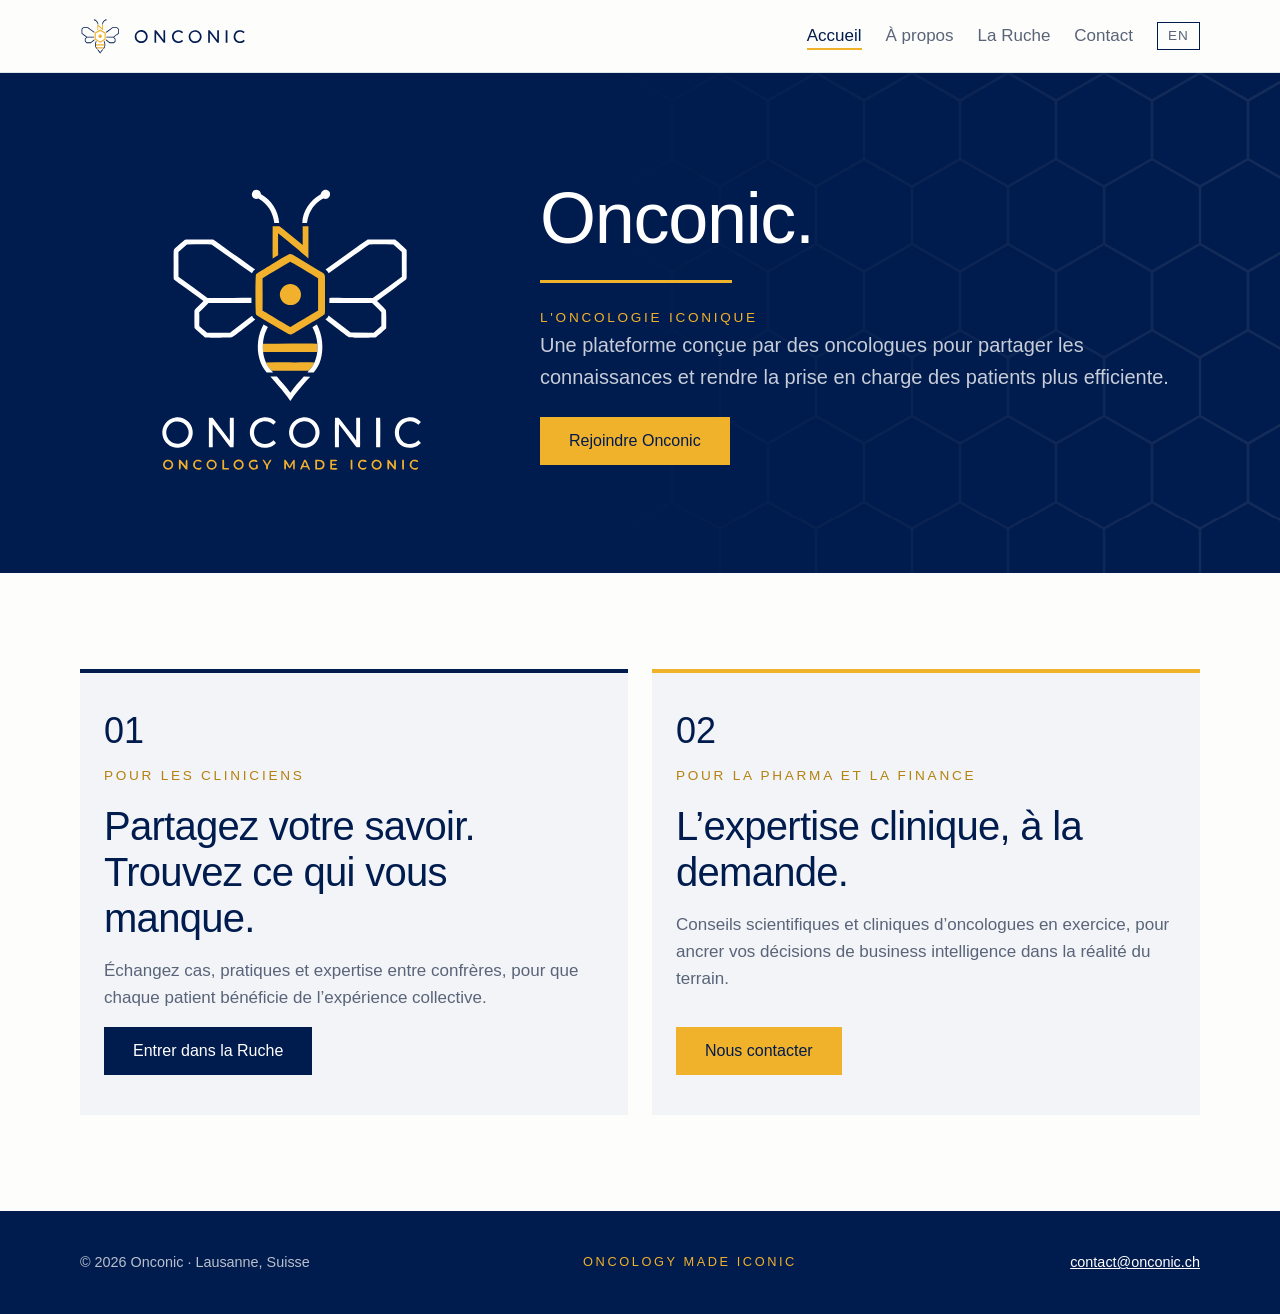
<file: fr/index.html>
<!doctype html>
<html lang="fr">
<head>
  <meta charset="utf-8">
  <meta name="viewport" content="width=device-width, initial-scale=1">
  <meta http-equiv="Content-Security-Policy" content="default-src 'self'; script-src 'self' https://cdn.jsdelivr.net; connect-src 'self' https://*.supabase.co; img-src 'self' data:; style-src 'self'; base-uri 'self'; form-action 'self'">
  <meta name="referrer" content="strict-origin-when-cross-origin">
  <title>Onconic · L'oncologie iconique</title>
  <meta name="description" content="Une plateforme conçue par des oncologues pour partager les connaissances et rendre la prise en charge des patients plus efficiente.">
  <link rel="alternate" hreflang="en" href="https://onconic.ch/">
  <link rel="icon" href="/assets/img/mark-on-light.svg" type="image/svg+xml">
  <link rel="stylesheet" href="/assets/css/onconic.css">
  <script src="/assets/js/site.js" defer></script>
  
</head>
<body>
  <header class="site-header">
    <div class="container">
      <a class="brand" href="/fr/"><img class="mark" src="/assets/img/mark-on-light.svg" alt="" width="40" height="35"><img class="wordmark" src="/assets/img/wordmark-on-light.svg" alt="Onconic" width="116" height="16"></a>
      <button class="nav-toggle" aria-controls="nav" aria-expanded="false">Menu</button>
      <nav class="nav" id="nav">
        <a href="/fr/" aria-current="page">Accueil</a>
        <a href="/fr/a-propos.html">À propos</a>
        <a href="/fr/ruche.html">La Ruche</a>
        <a href="/fr/contact.html">Contact</a>
        <a class="lang" href="/" hreflang="en" lang="en">EN</a>
      </nav>
    </div>
  </header>

  <main>
    <section class="hero">
      <div class="container">
        <img class="hero-logo" src="/assets/img/logo-full-dark.svg" alt="Onconic, Oncology made iconic" width="420" height="420">
        <div>
          <h1>Onconic.</h1>
          <hr class="rule">
          <p class="eyebrow">L'oncologie iconique</p>
          <p class="lead">Une plateforme conçue par des oncologues pour partager les connaissances et rendre la prise en charge des patients plus efficiente.</p>
          <a class="btn" href="/fr/contact.html?type=join">Rejoindre Onconic</a>
        </div>
      </div>
    </section>

    <section class="section">
      <div class="container grid-2">
        <article class="card">
          <div class="num">01</div>
          <span class="eyebrow">Pour les cliniciens</span>
          <h2>Partagez votre savoir. Trouvez ce qui vous manque.</h2>
          <p class="muted">Échangez cas, pratiques et expertise entre confrères, pour que chaque patient bénéficie de l’expérience collective.</p>
          <a class="btn btn-navy" href="/fr/ruche.html">Entrer dans la Ruche</a>
        </article>
        <article class="card highlight">
          <div class="num">02</div>
          <span class="eyebrow">Pour la pharma et la finance</span>
          <h2>L’expertise clinique, à la demande.</h2>
          <p class="muted">Conseils scientifiques et cliniques d’oncologues en exercice, pour ancrer vos décisions de business intelligence dans la réalité du terrain.</p>
          <a class="btn" href="/fr/contact.html?type=business">Nous contacter</a>
        </article>
      </div>
    </section>
  </main>

  <footer class="site-footer">
    <div class="container">
      <span>© 2026 Onconic · Lausanne, Suisse</span>
      <span class="motto">ONCOLOGY MADE ICONIC</span>
      <a href="mailto:contact@onconic.ch">contact@onconic.ch</a>
    </div>
  </footer>
</body>
</html>
</file>
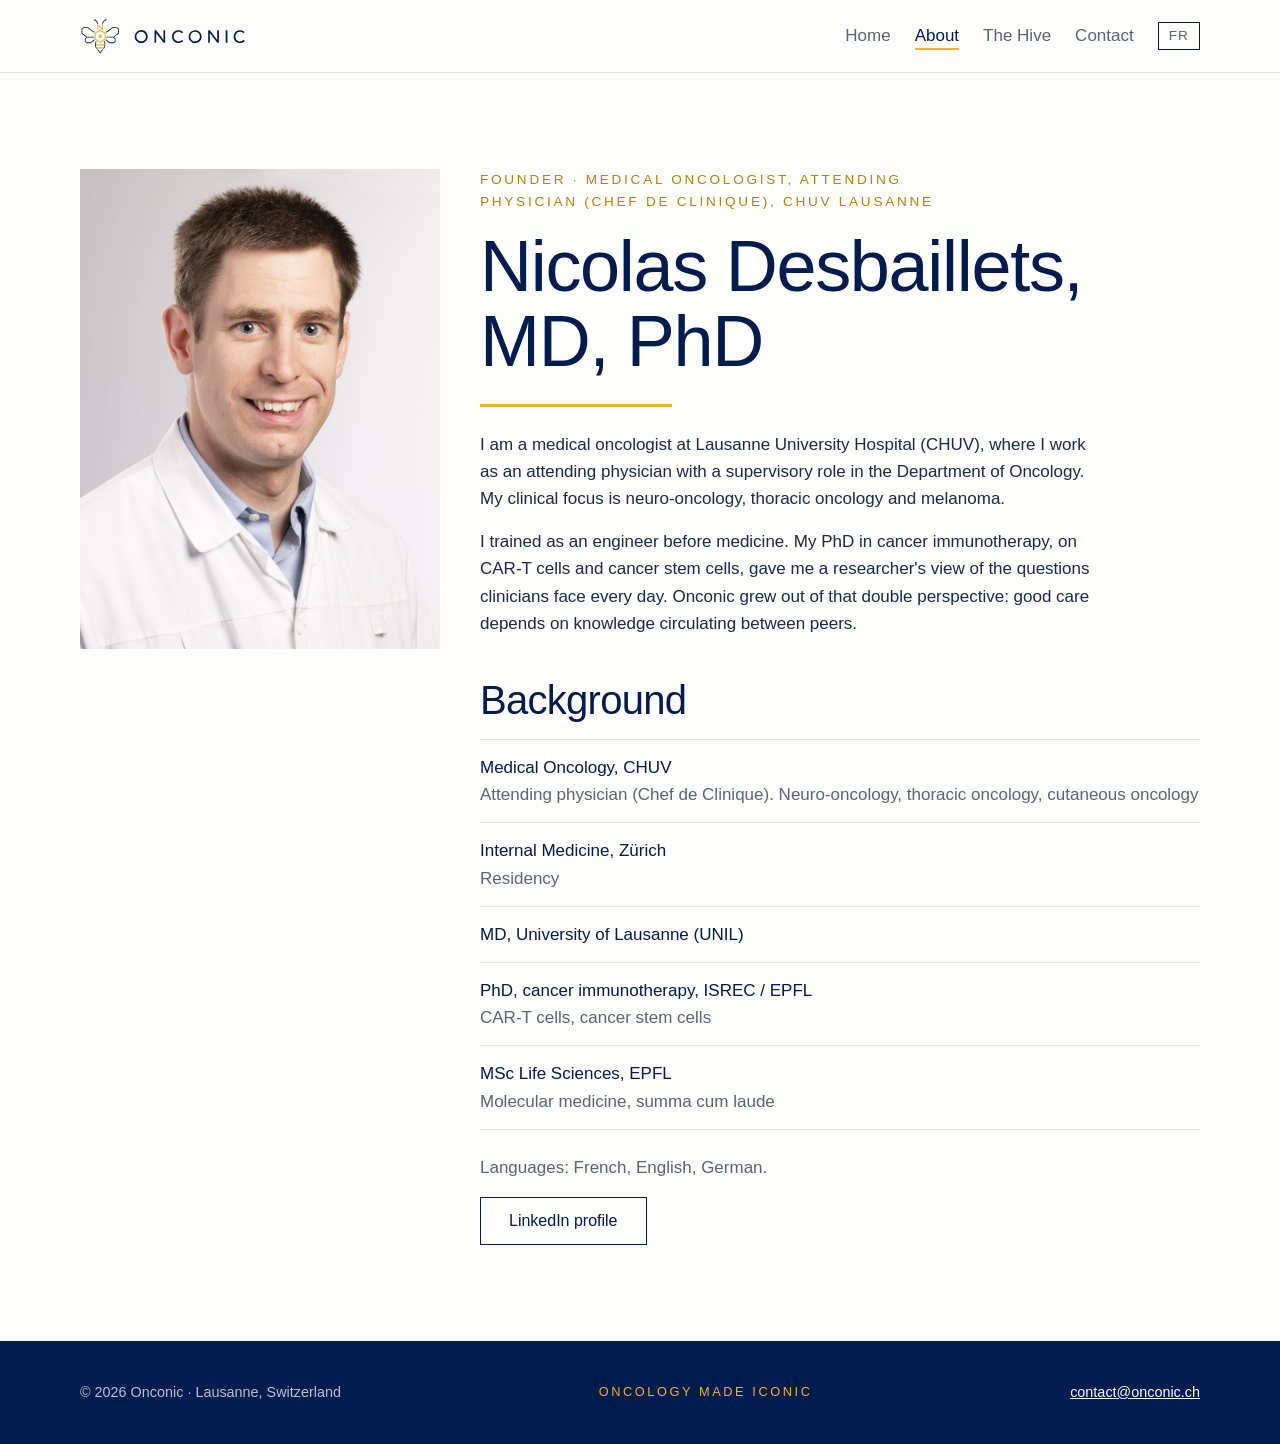
<file: about.html>
<!doctype html>
<html lang="en">
<head>
  <meta charset="utf-8">
  <meta name="viewport" content="width=device-width, initial-scale=1">
  <meta http-equiv="Content-Security-Policy" content="default-src 'self'; script-src 'self' https://cdn.jsdelivr.net; connect-src 'self' https://*.supabase.co; img-src 'self' data:; style-src 'self'; base-uri 'self'; form-action 'self'">
  <meta name="referrer" content="strict-origin-when-cross-origin">
  <title>About · Onconic</title>
  <meta name="description" content="Founder · Medical oncologist, attending physician (Chef de Clinique), CHUV Lausanne">
  <link rel="alternate" hreflang="fr" href="https://onconic.ch/fr/a-propos.html">
  <link rel="icon" href="/assets/img/mark-on-light.svg" type="image/svg+xml">
  <link rel="stylesheet" href="/assets/css/onconic.css">
  <script src="/assets/js/site.js" defer></script>
  
</head>
<body>
  <header class="site-header">
    <div class="container">
      <a class="brand" href="/"><img class="mark" src="/assets/img/mark-on-light.svg" alt="" width="40" height="35"><img class="wordmark" src="/assets/img/wordmark-on-light.svg" alt="Onconic" width="116" height="16"></a>
      <button class="nav-toggle" aria-controls="nav" aria-expanded="false">Menu</button>
      <nav class="nav" id="nav">
        <a href="/">Home</a>
        <a href="/about.html" aria-current="page">About</a>
        <a href="/hive.html">The Hive</a>
        <a href="/contact.html">Contact</a>
        <a class="lang" href="/fr/a-propos.html" hreflang="fr" lang="fr">FR</a>
      </nav>
    </div>
  </header>

  <main>
    <section class="section">
      <div class="container profile">
        <img src="/assets/img/portrait.jpg" alt="Portrait of Nicolas Desbaillets" width="360" height="480">
        <div>
          <p class="eyebrow">Founder · Medical oncologist, attending physician (Chef de Clinique), CHUV Lausanne</p>
          <h1>Nicolas Desbaillets, MD, PhD</h1>
          <hr class="rule">
          <p>I am a medical oncologist at Lausanne University Hospital (CHUV), where I work as an attending physician with a supervisory role in the Department of Oncology. My clinical focus is neuro-oncology, thoracic oncology and melanoma.</p>
          <p>I trained as an engineer before medicine. My PhD in cancer immunotherapy, on CAR-T cells and cancer stem cells, gave me a researcher's view of the questions clinicians face every day. Onconic grew out of that double perspective: good care depends on knowledge circulating between peers.</p>
          <h2>Background</h2>
          <ul class="timeline">
            <li><strong>Medical Oncology, CHUV</strong><span class="muted">Attending physician (Chef de Clinique). Neuro-oncology, thoracic oncology, cutaneous oncology</span></li>
            <li><strong>Internal Medicine, Zürich</strong><span class="muted">Residency</span></li>
            <li><strong>MD, University of Lausanne (UNIL)</strong></li>
            <li><strong>PhD, cancer immunotherapy, ISREC / EPFL</strong><span class="muted">CAR-T cells, cancer stem cells</span></li>
            <li><strong>MSc Life Sciences, EPFL</strong><span class="muted">Molecular medicine, summa cum laude</span></li>
          </ul>
          <p class="muted">Languages: French, English, German.</p>
          <a class="btn btn-outline" href="https://www.linkedin.com/in/nicolas-desbaillets/" rel="noopener" target="_blank">LinkedIn profile</a>
        </div>
      </div>
    </section>
  </main>

  <footer class="site-footer">
    <div class="container">
      <span>© 2026 Onconic · Lausanne, Switzerland</span>
      <span class="motto">ONCOLOGY MADE ICONIC</span>
      <a href="mailto:contact@onconic.ch">contact@onconic.ch</a>
    </div>
  </footer>
</body>
</html>
</file>
<file: assets/css/onconic.css>
/* Onconic — feuille de style unique.
   Tokens repris du « Onconic Brand Design » : navy, un seul accent ambre,
   Helvetica Neue, angles droits, pas d'ombre, pas de dégradé. */

:root {
  --navy-900: #00123A;
  --navy-800: #001B4D;   /* fond principal sombre, titres */
  --navy-700: #1B3A76;   /* survol des liens */
  --navy-200: #C3CBD9;
  --navy-100: #DDE2EB;   /* filets 1px */
  --mist: #F2F4F8;       /* fond des cartes */
  --amber-700: #B4820E;  /* texte ambre sur fond clair */
  --amber-600: #E09D16;  /* survol bouton principal */
  --amber-500: #F0B12B;  /* accent : bouton principal, filet, focus */
  --amber-50: #FDF4E0;   /* ligne clé d'un tableau */
  --white: #FFFFFF;
  --paper: #FDFDFC;      /* fond de page */
  --ink-900: #1A2A4A;    /* texte courant */
  --ink-600: #5A6478;    /* texte secondaire */
  --ink-400: #8A93A6;
  --success: #2F7D5B;    /* formulaires uniquement */
  --danger: #B3261E;     /* formulaires uniquement */

  /* Helvetica Neue est installée sur Mac/iPhone/iPad ; ailleurs Helvetica ou Arial prennent le relais. */
  --font-sans: "Helvetica Neue", Helvetica, Arial, sans-serif;
  --tracking-display: -0.018em;
  --tracking-caps: 0.2em;
  --space-1: 4px;
  --space-2: 8px;
  --space-3: 16px;
  --space-4: 24px;
  --space-5: 40px;
  --space-6: 96px;
  --max-w: 1200px;
  --measure: 66ch;
  --transition: 150ms;
}

*, *::before, *::after { box-sizing: border-box; }
html { -webkit-text-size-adjust: 100%; }
body {
  margin: 0;
  font-family: var(--font-sans);
  font-size: 17px;
  font-weight: 400;
  line-height: 1.6;
  color: var(--ink-900);
  background: var(--paper);
}
img { max-width: 100%; display: block; }
a { color: var(--navy-800); transition: color var(--transition); }
a:hover { color: var(--navy-700); }
h1, h2, h3 { font-weight: 300; letter-spacing: var(--tracking-display); line-height: 1.15; color: var(--navy-800); margin: 0 0 var(--space-3); }
h1 { font-size: clamp(2.6rem, 6vw, 4.5rem); line-height: 1.05; }
h2 { font-size: clamp(1.8rem, 3.4vw, 2.5rem); }
h3 { font-size: 1.25rem; font-weight: 500; letter-spacing: 0; }
p { margin: 0 0 var(--space-3); max-width: var(--measure); }

.container { max-width: var(--max-w); margin: 0 auto; padding: 0 var(--space-3); }
@media (min-width: 720px) { .container { padding: 0 var(--space-5); } }
.muted { color: var(--ink-600); }
.eyebrow {
  display: block; font-size: .85rem; font-weight: 400; text-transform: uppercase;
  letter-spacing: var(--tracking-caps); color: var(--amber-700); margin-bottom: var(--space-3);
}
.rule { width: 12rem; max-width: 50%; height: 3px; background: var(--amber-500); border: 0; margin: var(--space-4) 0; }

/* En-tête */
.site-header { position: sticky; top: 0; z-index: 10; background: var(--paper); border-bottom: 1px solid var(--navy-100); }
.site-header .container { display: flex; align-items: center; gap: var(--space-3); min-height: 72px; }
.brand { display: flex; align-items: center; gap: 12px; text-decoration: none; }
.brand .mark { width: 40px; height: auto; }
.brand .wordmark { height: 16px; width: auto; }
.nav { margin-left: auto; display: flex; align-items: center; gap: var(--space-4); }
.nav a { text-decoration: none; color: var(--ink-600); }
.nav a:hover, .nav a[aria-current="page"] { color: var(--navy-800); }
.nav a[aria-current="page"] { box-shadow: inset 0 -2px 0 var(--amber-500); }
.lang { border: 1px solid var(--navy-800); padding: 2px 10px; font-size: .85rem; letter-spacing: .08em; }
.nav-toggle { display: none; margin-left: auto; min-height: 44px; background: none; border: 1px solid var(--navy-800); border-radius: 0; padding: 6px 14px; font: inherit; color: var(--navy-800); }

@media (max-width: 760px) {
  .nav-toggle { display: block; }
  .nav { display: none; position: absolute; top: 72px; left: 0; right: 0; flex-direction: column; align-items: flex-start; gap: var(--space-3);
         padding: var(--space-4) var(--space-3); background: var(--paper); border-bottom: 1px solid var(--navy-100); margin: 0; }
  .nav.open { display: flex; }
}

/* Boutons : plats, carrés */
.btn {
  display: inline-flex; align-items: center; justify-content: center;
  min-height: 48px; padding: 0 28px; border: 1px solid transparent; border-radius: 0;
  font: inherit; font-size: 16px; font-weight: 500; text-decoration: none; cursor: pointer;
  background: var(--amber-500); color: var(--navy-800);
  transition: background-color var(--transition), color var(--transition);
}
.btn:hover { background: var(--amber-600); color: var(--navy-800); }
.btn-navy { background: var(--navy-800); color: var(--white); }
.btn-navy:hover { background: var(--navy-700); color: var(--white); }
.btn-outline { background: transparent; border-color: var(--navy-800); color: var(--navy-800); }
.btn-outline:hover { background: var(--mist); }
.btn:focus-visible, input:focus-visible, textarea:focus-visible, select:focus-visible, a:focus-visible, button:focus-visible {
  outline: 3px solid var(--amber-500); outline-offset: 2px;
}

/* Hero navy, motif alvéolé discret */
.hero { position: relative; overflow: hidden; background: var(--navy-800); color: var(--white); padding: var(--space-5) 0; }
.hero::after {
  content: ""; position: absolute; inset: 0; pointer-events: none;
  background-image: url("../img/honeycomb.svg"); background-size: 96px;
  mask-image: linear-gradient(to left, #000 0%, transparent 55%);
  -webkit-mask-image: linear-gradient(to left, #000 0%, transparent 55%);
}
.hero .container { position: relative; z-index: 1; display: grid; grid-template-columns: minmax(0, 420px) minmax(0, 1fr); gap: var(--space-5); align-items: center; }
.hero-logo { width: 100%; max-width: 420px; height: auto; }
.hero h1 { color: var(--white); margin: 0; }
.hero .eyebrow { color: var(--amber-500); margin: 0; }
.hero .lead { font-size: 1.25rem; font-weight: 300; color: rgba(255, 255, 255, .78); margin-bottom: var(--space-4); }
@media (max-width: 860px) {
  .hero .container { grid-template-columns: 1fr; gap: var(--space-3); }
  .hero-logo { max-width: 240px; }
}

/* Sections */
.section { padding: var(--space-6) 0; }
.section + .section { border-top: 1px solid var(--navy-100); }
.grid-2 { display: grid; grid-template-columns: repeat(2, minmax(0, 1fr)); gap: var(--space-4); }
.grid-3 { display: grid; grid-template-columns: repeat(3, minmax(0, 1fr)); gap: var(--space-4); }
@media (max-width: 860px) { .grid-2, .grid-3 { grid-template-columns: 1fr; } .section { padding: 64px 0; } }

/* Cartes : fond Mist, filet supérieur 4px navy (ambre pour la carte mise en avant) */
.card {
  background: var(--mist); border-top: 4px solid var(--navy-800);
  padding: var(--space-5) var(--space-4); display: flex; flex-direction: column;
}
.card.highlight { border-top-color: var(--amber-500); }
.card .num { font-size: 2.25rem; font-weight: 300; color: var(--navy-800); line-height: 1; margin-bottom: var(--space-3); }
.card .btn { align-self: flex-start; margin-top: auto; }
.card p { color: var(--ink-600); }

/* Page « à propos » */
.profile { display: grid; grid-template-columns: 360px minmax(0, 1fr); gap: var(--space-5); align-items: start; }
.profile img { width: 100%; aspect-ratio: 3 / 4; object-fit: cover; }
@media (max-width: 860px) { .profile { grid-template-columns: 1fr; } .profile img { max-width: 320px; } }
.timeline { list-style: none; padding: 0; margin: 0 0 var(--space-4); border-top: 1px solid var(--navy-100); }
.timeline li { padding: 14px 0; border-bottom: 1px solid var(--navy-100); }
.timeline strong { display: block; font-weight: 500; color: var(--navy-800); }

/* Formulaires */
.form { display: grid; gap: var(--space-3); max-width: 480px; }
.form label { font-weight: 500; font-size: .95rem; color: var(--navy-800); display: grid; gap: var(--space-1); }
.form input, .form textarea, .form select {
  font: inherit; font-weight: 400; min-height: 48px; padding: 10px 12px; border-radius: 0;
  border: 1px solid var(--navy-200); background: var(--white); color: var(--ink-900);
}
.form textarea { min-height: 160px; resize: vertical; }
.form .row { display: flex; justify-content: space-between; align-items: center; gap: var(--space-3); flex-wrap: wrap; }
.form-msg { min-height: 1.5em; font-size: .95rem; margin: 0; }
.form-msg.error { color: var(--danger); }
.form-msg.ok { color: var(--success); }
.hp { position: absolute; left: -9999px; } /* piège anti-robot */

/* Espace connecté (la ruche) */
.app-bar { display: flex; justify-content: space-between; align-items: center; gap: var(--space-3); flex-wrap: wrap; margin-bottom: var(--space-5); }
.cell ul { padding-left: 1.1em; margin: 0 0 var(--space-3); }
.cell[hidden] { display: none; }

/* Pied de page */
.site-footer { background: var(--navy-800); color: rgba(255, 255, 255, .72); padding: var(--space-5) 0; font-size: .9rem; }
.site-footer .container { display: flex; justify-content: space-between; align-items: center; gap: var(--space-3); flex-wrap: wrap; }
.site-footer a { color: var(--white); }
.site-footer .motto { color: var(--amber-500); letter-spacing: var(--tracking-caps); font-size: .8rem; }
.profile h2 { margin-top: var(--space-5); }
</file>
